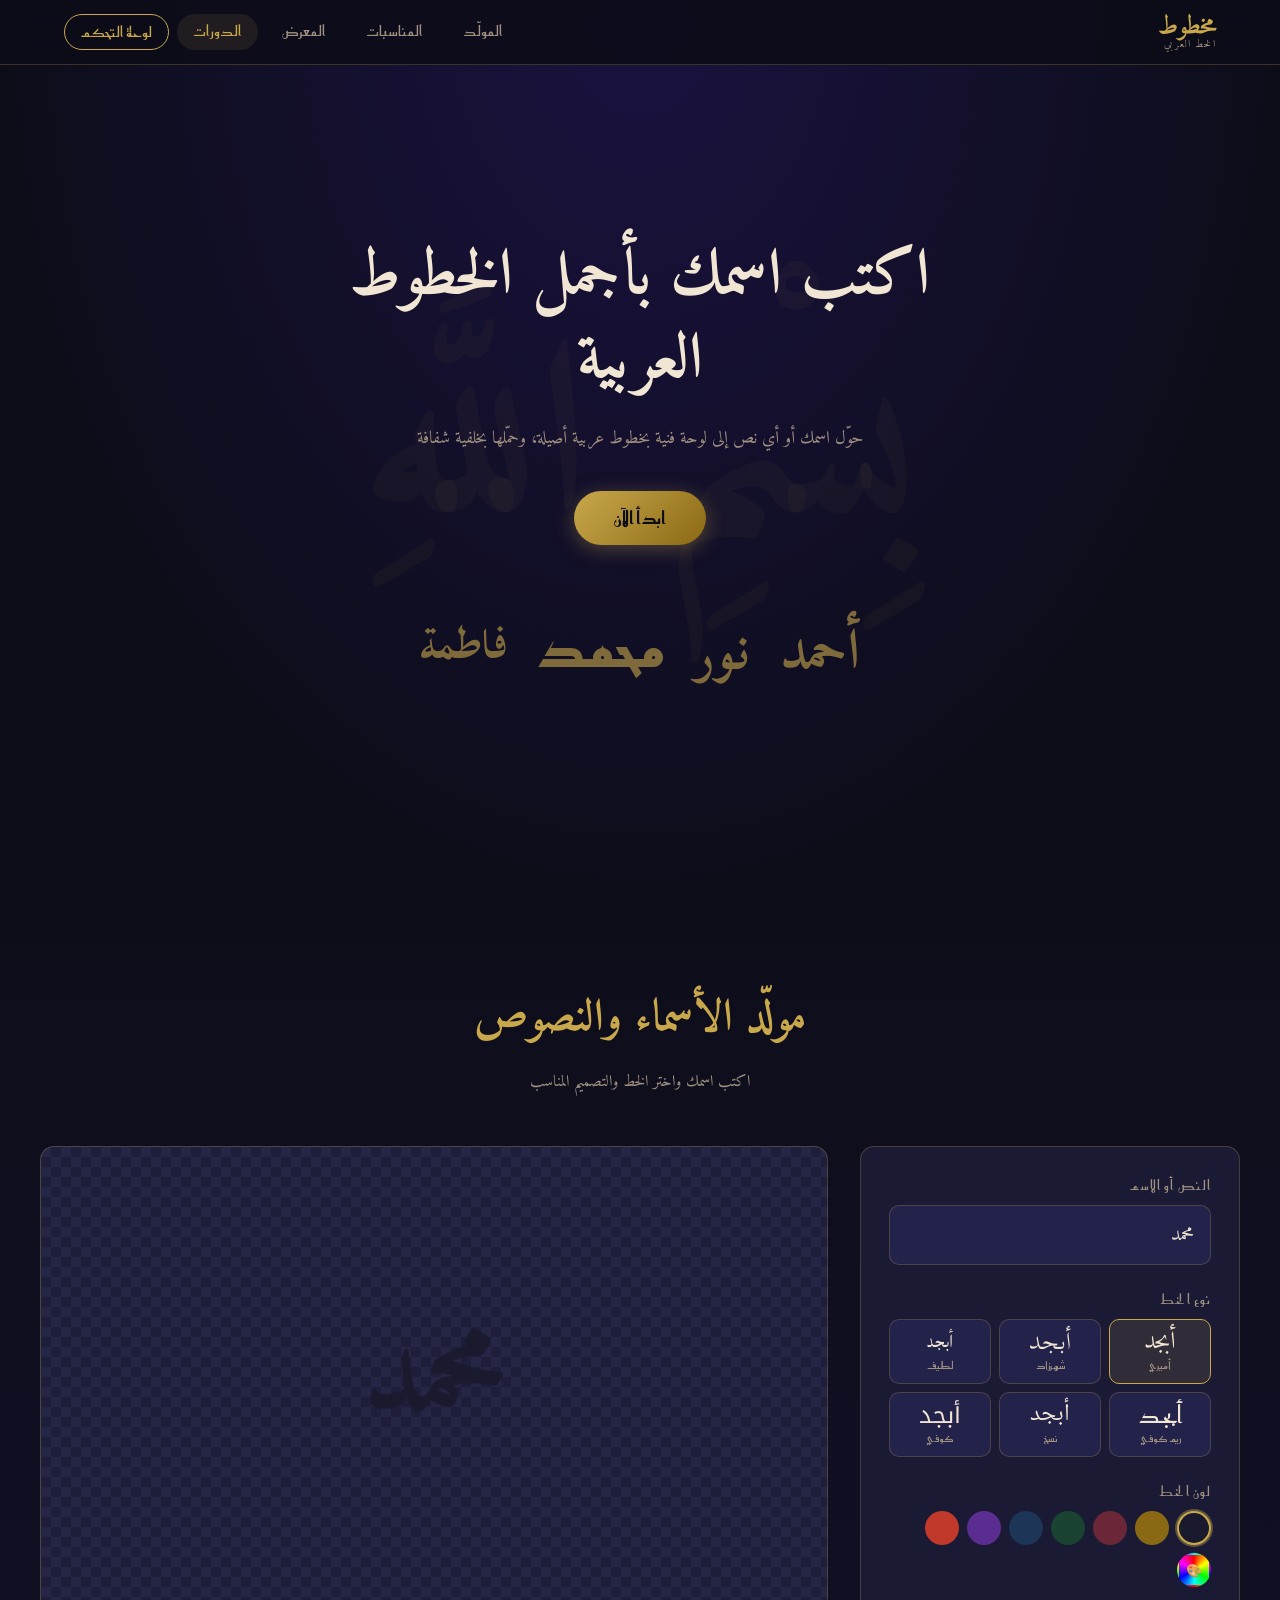
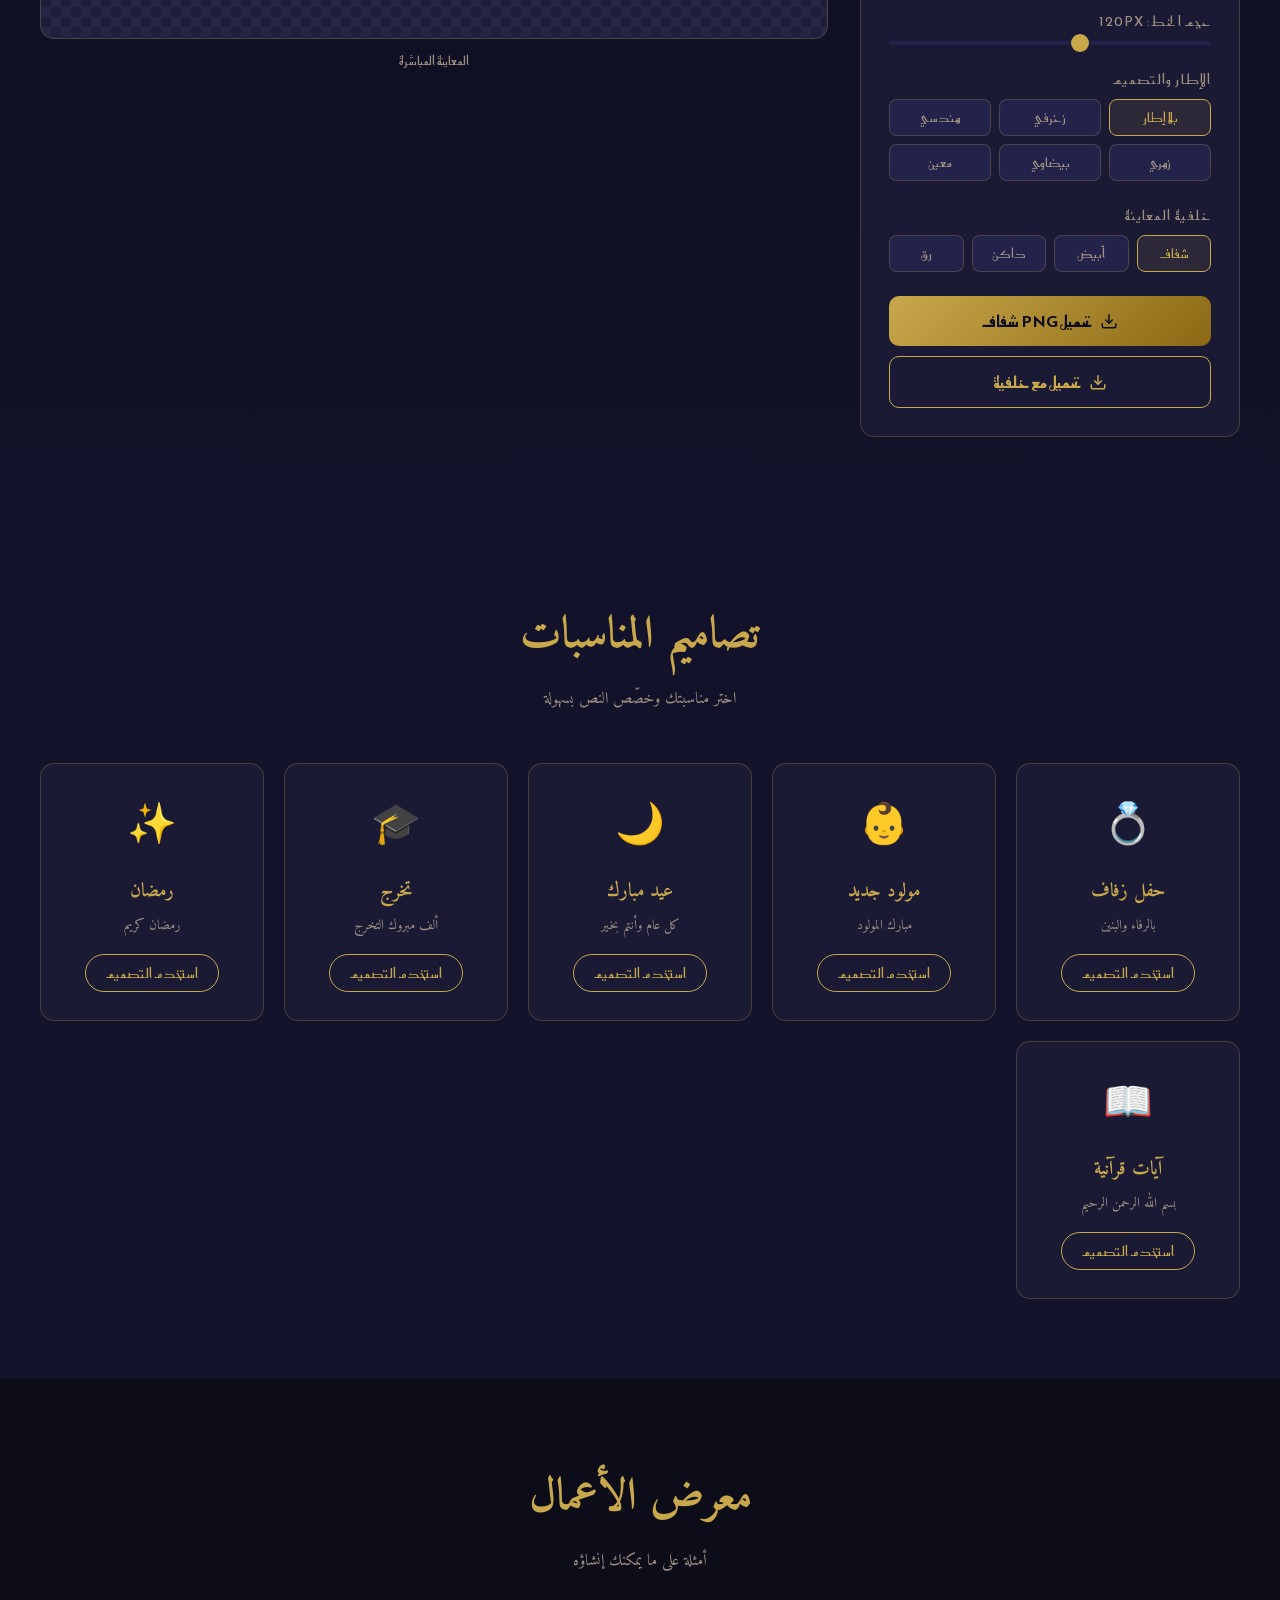
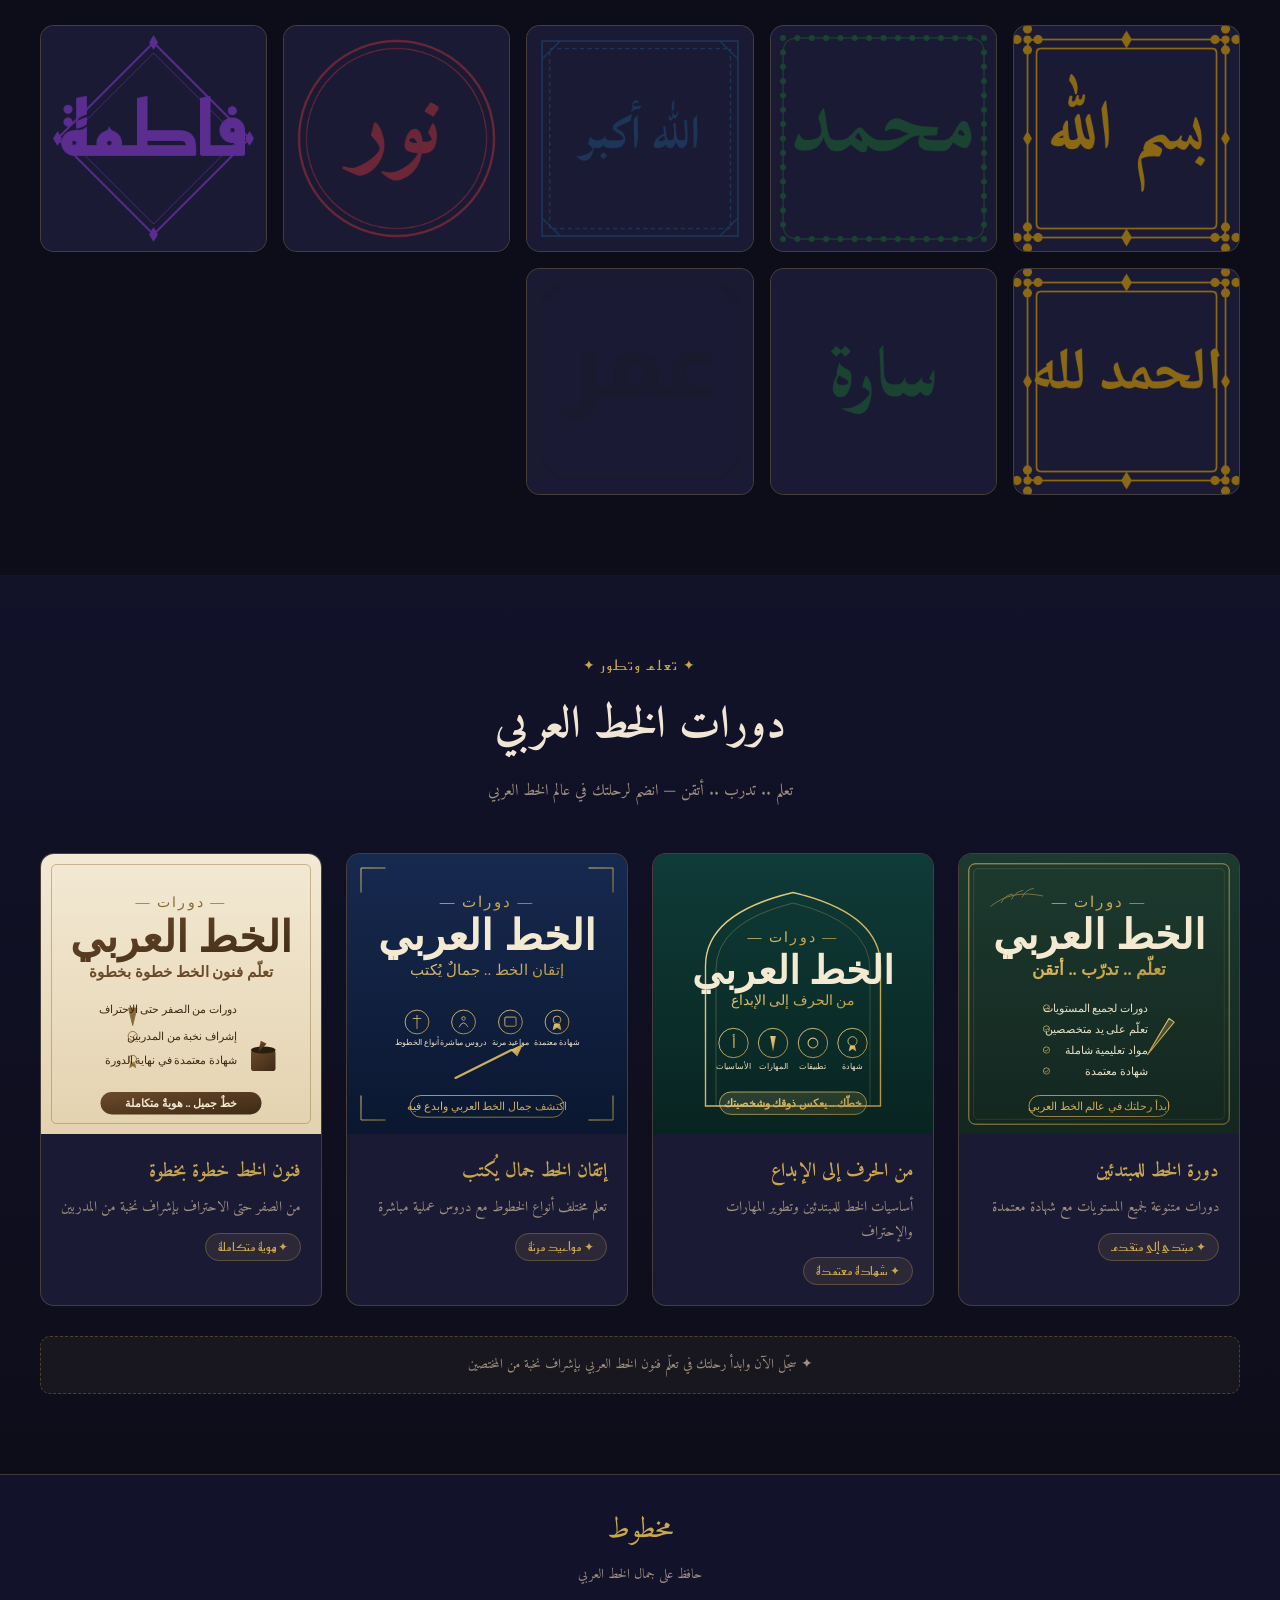
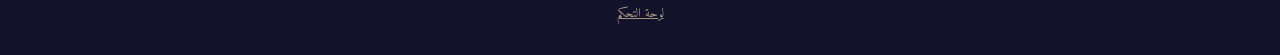
<file: index.html>
<!DOCTYPE html>
<html lang="ar" dir="rtl">
<head>
  <meta charset="UTF-8" />
  <meta name="viewport" content="width=device-width, initial-scale=1.0" />
  <title>مخطوط – الخط العربي والمخطوطات</title>
  <link rel="preconnect" href="https://fonts.googleapis.com" />
  <link rel="preconnect" href="https://fonts.gstatic.com" crossorigin />
  <link href="https://fonts.googleapis.com/css2?family=Amiri:ital,wght@0,400;0,700;1,400&family=Scheherazade+New:wght@400;500;600;700&family=Lateef:wght@200;300;400;500;600;700;800&family=Reem+Kufi:wght@400;500;600;700&family=Noto+Naskh+Arabic:wght@400;500;600;700&family=Noto+Kufi+Arabic:wght@400;500;600;700&display=swap" rel="stylesheet" />
  <link rel="stylesheet" href="style.css" />
</head>
<body>
  <!-- Header -->
  <header class="site-header">
    <div class="header-inner">
      <div class="logo">
        <span class="logo-text" id="siteTitleEl">مخطوط</span>
        <span class="logo-sub" id="siteSubEl">الخط العربي</span>
      </div>
      <nav class="nav">
        <a href="#generator" class="nav-link active">المولّد</a>
        <a href="#occasions" class="nav-link">المناسبات</a>
        <a href="#gallery" class="nav-link">المعرض</a>
        <a href="#courses" class="nav-link">الدورات</a>
        <a href="admin.html" class="nav-link nav-admin">لوحة التحكم</a>
      </nav>
    </div>
  </header>

  <!-- Hero -->
  <section class="hero">
    <div class="hero-bg-text">بِسْمِ اللَّهِ</div>
    <div class="hero-content">
      <h1 class="hero-title" id="heroTitleEl">اكتب اسمك بأجمل الخطوط العربية</h1>
      <p class="hero-desc" id="heroDescEl">حوّل اسمك أو أي نص إلى لوحة فنية بخطوط عربية أصيلة، وحمّلها بخلفية شفافة</p>
      <a href="#generator" class="btn-primary">ابدأ الآن</a>
    </div>
    <div class="hero-samples">
      <span class="sample s1">أحمد</span>
      <span class="sample s2">نور</span>
      <span class="sample s3">محمد</span>
      <span class="sample s4">فاطمة</span>
    </div>
  </section>

  <!-- Generator -->
  <section id="generator" class="section generator-section">
    <div class="container">
      <h2 class="section-title">مولّد الأسماء والنصوص</h2>
      <p class="section-sub">اكتب اسمك واختر الخط والتصميم المناسب</p>

      <div class="generator-layout">
        <!-- Controls -->
        <div class="controls-panel">

          <!-- Text Input -->
          <div class="control-group">
            <label>النص أو الاسم</label>
            <input type="text" id="nameInput" placeholder="اكتب اسمك هنا..." value="محمد" maxlength="40" />
          </div>

          <!-- Font Selector -->
          <div class="control-group">
            <label>نوع الخط</label>
            <div class="font-grid" id="fontGrid">
              <button class="font-btn active" data-font="Amiri" data-weight="700">
                <span class="font-preview" style="font-family:'Amiri'">أبجد</span>
                <span class="font-name">أميري</span>
              </button>
              <button class="font-btn" data-font="Scheherazade New" data-weight="700">
                <span class="font-preview" style="font-family:'Scheherazade New'">أبجد</span>
                <span class="font-name">شهرزاد</span>
              </button>
              <button class="font-btn" data-font="Lateef" data-weight="700">
                <span class="font-preview" style="font-family:'Lateef'">أبجد</span>
                <span class="font-name">لطيف</span>
              </button>
              <button class="font-btn" data-font="Reem Kufi" data-weight="700">
                <span class="font-preview" style="font-family:'Reem Kufi'">أبجد</span>
                <span class="font-name">ريم كوفي</span>
              </button>
              <button class="font-btn" data-font="Noto Naskh Arabic" data-weight="700">
                <span class="font-preview" style="font-family:'Noto Naskh Arabic'">أبجد</span>
                <span class="font-name">نسخ</span>
              </button>
              <button class="font-btn" data-font="Noto Kufi Arabic" data-weight="700">
                <span class="font-preview" style="font-family:'Noto Kufi Arabic'">أبجد</span>
                <span class="font-name">كوفي</span>
              </button>
            </div>
          </div>

          <!-- Color -->
          <div class="control-group">
            <label>لون الخط</label>
            <div class="color-palette" id="colorPalette">
              <button class="color-btn active" data-color="#1a1a2e" style="background:#1a1a2e" title="أسود عميق"></button>
              <button class="color-btn" data-color="#8B6914" style="background:#8B6914" title="ذهبي"></button>
              <button class="color-btn" data-color="#6B2737" style="background:#6B2737" title="أحمر عميق"></button>
              <button class="color-btn" data-color="#1B4332" style="background:#1B4332" title="أخضر عميق"></button>
              <button class="color-btn" data-color="#1d3557" style="background:#1d3557" title="أزرق ملكي"></button>
              <button class="color-btn" data-color="#5c2d91" style="background:#5c2d91" title="بنفسجي"></button>
              <button class="color-btn" data-color="#C0392B" style="background:#C0392B" title="أحمر"></button>
              <button class="color-btn custom-color-btn" data-color="#000000" title="اختر لوناً">
                <span>🎨</span>
              </button>
            </div>
            <input type="color" id="customColor" style="display:none" />
          </div>

          <!-- Font Size -->
          <div class="control-group">
            <label>حجم الخط: <span id="sizeLabel">120</span>px</label>
            <input type="range" id="fontSize" min="40" max="240" value="120" class="range-slider" />
          </div>

          <!-- Frame Style -->
          <div class="control-group">
            <label>الإطار والتصميم</label>
            <div class="frame-grid" id="frameGrid">
              <button class="frame-btn active" data-frame="none">بلا إطار</button>
              <button class="frame-btn" data-frame="ornate">زخرفي</button>
              <button class="frame-btn" data-frame="geometric">هندسي</button>
              <button class="frame-btn" data-frame="floral">زهري</button>
              <button class="frame-btn" data-frame="oval">بيضاوي</button>
              <button class="frame-btn" data-frame="diamond">معين</button>
            </div>
          </div>

          <!-- Background for preview -->
          <div class="control-group">
            <label>خلفية المعاينة</label>
            <div class="bg-options">
              <button class="bg-btn active" data-bg="transparent">شفاف</button>
              <button class="bg-btn" data-bg="white">أبيض</button>
              <button class="bg-btn" data-bg="dark">داكن</button>
              <button class="bg-btn" data-bg="parchment">رق</button>
            </div>
          </div>

          <!-- Download Buttons -->
          <div class="download-group">
            <button class="btn-download" id="downloadPNG">
              <svg width="18" height="18" viewBox="0 0 24 24" fill="none" stroke="currentColor" stroke-width="2"><path d="M21 15v4a2 2 0 0 1-2 2H5a2 2 0 0 1-2-2v-4"/><polyline points="7 10 12 15 17 10"/><line x1="12" y1="15" x2="12" y2="3"/></svg>
              تحميل PNG شفاف
            </button>
            <button class="btn-download secondary" id="downloadPNGbg">
              <svg width="18" height="18" viewBox="0 0 24 24" fill="none" stroke="currentColor" stroke-width="2"><path d="M21 15v4a2 2 0 0 1-2 2H5a2 2 0 0 1-2-2v-4"/><polyline points="7 10 12 15 17 10"/><line x1="12" y1="15" x2="12" y2="3"/></svg>
              تحميل مع خلفية
            </button>
          </div>
        </div>

        <!-- Canvas Preview -->
        <div class="preview-panel">
          <div class="preview-wrapper" id="previewWrapper">
            <canvas id="calligraphyCanvas"></canvas>
          </div>
          <p class="preview-hint">المعاينة المباشرة</p>
        </div>
      </div>
    </div>
  </section>

  <!-- Occasions -->
  <section id="occasions" class="section occasions-section">
    <div class="container">
      <h2 class="section-title">تصاميم المناسبات</h2>
      <p class="section-sub">اختر مناسبتك وخصّص النص بسهولة</p>

      <div class="occasions-grid" id="occGrid"></div>
    </div>
  </section>

  <!-- Gallery -->
  <section id="gallery" class="section gallery-section">
    <div class="container">
      <h2 class="section-title">معرض الأعمال</h2>
      <p class="section-sub">أمثلة على ما يمكنك إنشاؤه</p>
      <div class="gallery-grid" id="galleryGrid"></div>
    </div>
  </section>

  <!-- Courses Section -->
  <section id="courses" class="section courses-section">
    <div class="container">
      <div class="sec-head">
        <span class="sec-tag">✦ تعلم وتطور ✦</span>
        <h2 class="sec-title">دورات الخط العربي</h2>
        <p class="sec-sub">تعلم .. تدرب .. أتقن — انضم لرحلتك في عالم الخط العربي</p>
      </div>
      <div class="courses-grid">
        <div class="course-card">
          <div class="course-img-wrap">
            <img src="courses/course1.svg" alt="دورة الخط العربي - تعلم تدرب أتقن" class="course-img" onerror="this.parentElement.classList.add('img-missing')" />
            <div class="course-img-placeholder">
              <span class="cip-icon">🖊</span>
              <span>تعلم .. تدرب .. أتقن</span>
            </div>
          </div>
          <div class="course-info">
            <h3>دورة الخط للمبتدئين</h3>
            <p>دورات متنوعة لجميع المستويات مع شهادة معتمدة</p>
            <span class="course-badge">✦ مبتدئ إلى متقدم</span>
          </div>
        </div>
        <div class="course-card">
          <div class="course-img-wrap">
            <img src="courses/course2.svg" alt="دورة الخط العربي - من الحرف إلى الإبداع" class="course-img" onerror="this.parentElement.classList.add('img-missing')" />
            <div class="course-img-placeholder">
              <span class="cip-icon">✒</span>
              <span>من الحرف إلى الإبداع</span>
            </div>
          </div>
          <div class="course-info">
            <h3>من الحرف إلى الإبداع</h3>
            <p>أساسيات الخط للمبتدئين وتطوير المهارات والإحتراف</p>
            <span class="course-badge">✦ شهادة معتمدة</span>
          </div>
        </div>
        <div class="course-card">
          <div class="course-img-wrap">
            <img src="courses/course3.svg" alt="دورة الخط العربي - إتقان الخط جمال يُكتب" class="course-img" onerror="this.parentElement.classList.add('img-missing')" />
            <div class="course-img-placeholder">
              <span class="cip-icon">🖋</span>
              <span>إتقان الخط .. جمال يُكتب</span>
            </div>
          </div>
          <div class="course-info">
            <h3>إتقان الخط جمال يُكتب</h3>
            <p>تعلم مختلف أنواع الخطوط مع دروس عملية مباشرة</p>
            <span class="course-badge">✦ مواعيد مرنة</span>
          </div>
        </div>
        <div class="course-card">
          <div class="course-img-wrap">
            <img src="courses/course4.svg" alt="دورة الخط العربي - خطوة بخطوة" class="course-img" onerror="this.parentElement.classList.add('img-missing')" />
            <div class="course-img-placeholder">
              <span class="cip-icon">📜</span>
              <span>خطوة بخطوة</span>
            </div>
          </div>
          <div class="course-info">
            <h3>فنون الخط خطوة بخطوة</h3>
            <p>من الصفر حتى الاحتراف بإشراف نخبة من المدربين</p>
            <span class="course-badge">✦ هوية متكاملة</span>
          </div>
        </div>
      </div>
      <div class="courses-note">
        <p>✦ سجّل الآن وابدأ رحلتك في تعلّم فنون الخط العربي بإشراف نخبة من المختصين</p>
      </div>
    </div>
  </section>

  <!-- Footer -->
  <footer class="site-footer">
    <div class="footer-inner">
      <span class="footer-logo" id="footerLogoEl">مخطوط</span>
      <p id="footerDescEl">حافظ على جمال الخط العربي</p>
      <a href="admin.html" class="footer-admin-link">لوحة التحكم</a>
    </div>
  </footer>

  <!-- Toast -->
  <div class="toast" id="toast"></div>

  <script src="app.js"></script>
</body>
</html>
</file>
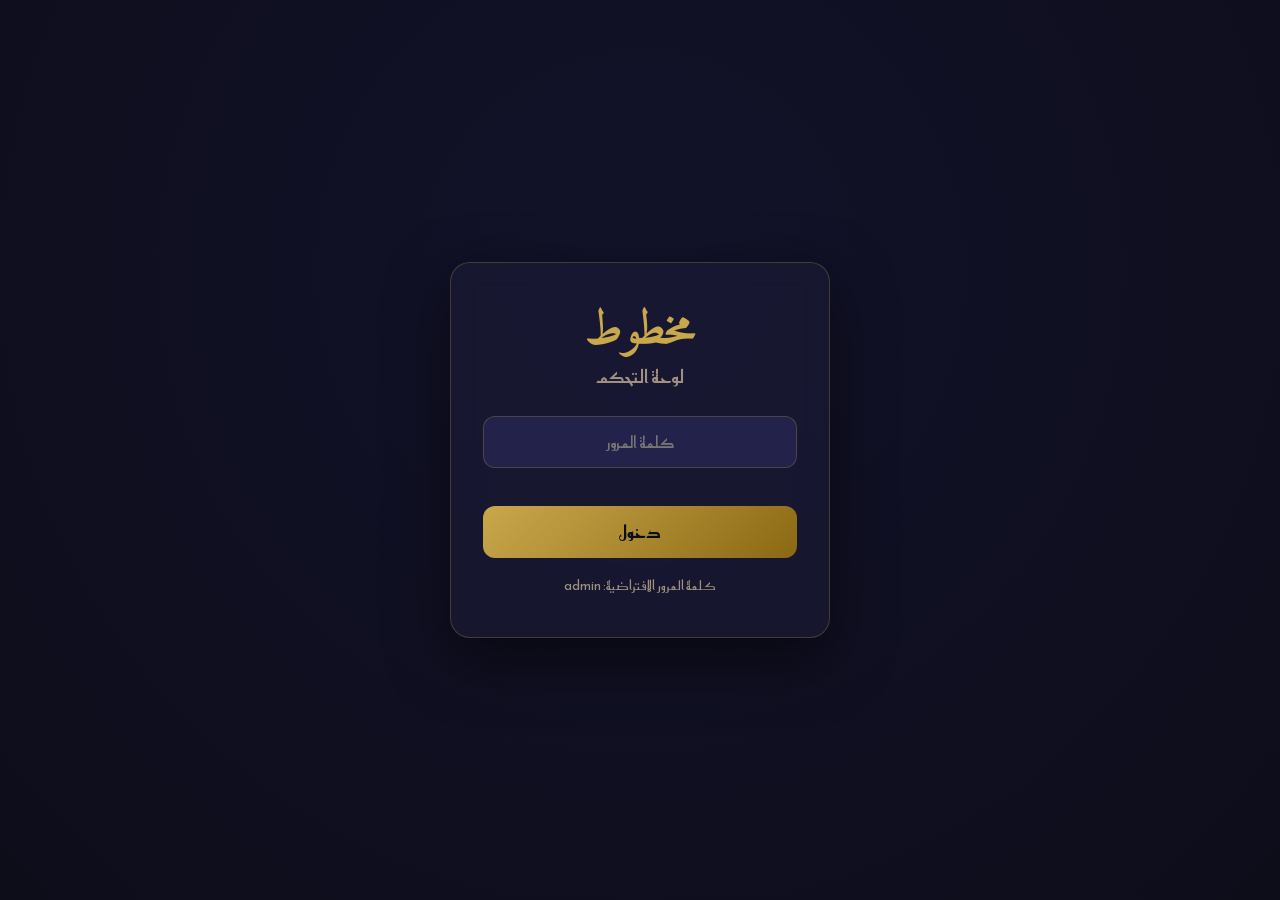
<file: admin.html>
<!DOCTYPE html>
<html lang="ar" dir="rtl">
<head>
  <meta charset="UTF-8" />
  <meta name="viewport" content="width=device-width, initial-scale=1.0" />
  <title>مخطوط — لوحة التحكم</title>
  <link href="https://fonts.googleapis.com/css2?family=Amiri:wght@400;700&family=Reem+Kufi:wght@400;500;600;700&family=Scheherazade+New:wght@400;700&family=Lateef&family=Noto+Naskh+Arabic:wght@400;700&family=Noto+Kufi+Arabic:wght@400;700&display=swap" rel="stylesheet" />
  <link rel="stylesheet" href="admin.css" />
</head>
<body>

  <!-- ===================== LOGIN SCREEN ===================== -->
  <div id="loginScreen" class="login-screen">
    <div class="login-box">
      <div class="login-logo">مخطوط</div>
      <div class="login-sub">لوحة التحكم</div>
      <input type="password" id="passInput" class="login-input" placeholder="كلمة المرور" />
      <div id="loginError" class="login-error"></div>
      <button id="loginBtn" class="btn-login">دخول</button>
      <div class="login-hint">كلمة المرور الافتراضية: admin</div>
    </div>
  </div>

  <!-- ===================== ADMIN APP ===================== -->
  <div id="adminApp" class="admin-app" style="display:none">

    <!-- Sidebar -->
    <aside class="sidebar">
      <div class="sidebar-brand">
        <span class="brand-title">مخطوط</span>
        <span class="brand-sub">لوحة التحكم</span>
      </div>
      <nav class="sidebar-nav">
        <a href="#" class="snav-item" data-panel="dashboard">الرئيسية</a>
        <a href="#" class="snav-item" data-panel="gallery">المعرض</a>
        <a href="#" class="snav-item" data-panel="occasions">المناسبات</a>
        <a href="#" class="snav-item" data-panel="settings">إعدادات الموقع</a>
        <a href="#" class="snav-item" data-panel="security">الأمان</a>
      </nav>
      <div class="sidebar-footer">
        <a href="index.html" class="sidebar-link">← زيارة الموقع</a>
        <button id="logoutBtn" class="btn-logout">تسجيل الخروج</button>
      </div>
    </aside>

    <!-- Main -->
    <main class="admin-main">
      <header class="topbar">
        <button id="sidebarToggle" class="sidebar-toggle" aria-label="القائمة">☰</button>
        <h1 id="adminPageTitle" class="topbar-title">الرئيسية</h1>
        <a href="index.html" target="_blank" class="topbar-link">عرض الموقع ↗</a>
      </header>

      <div class="panels-wrap">

        <!-- DASHBOARD -->
        <section class="admin-panel" id="panel-dashboard">
          <div class="stat-cards">
            <div class="stat-card stat-gold">
              <div class="stat-num" id="statGallery">0</div>
              <div class="stat-label">أعمال المعرض</div>
            </div>
            <div class="stat-card stat-green">
              <div class="stat-num" id="statOccasions">0</div>
              <div class="stat-label">المناسبات</div>
            </div>
            <div class="stat-card stat-blue">
              <div class="stat-num">6</div>
              <div class="stat-label">الخطوط</div>
            </div>
            <div class="stat-card stat-purple">
              <div class="stat-num">6</div>
              <div class="stat-label">الإطارات</div>
            </div>
          </div>
          <h2 class="section-heading">إجراءات سريعة</h2>
          <div class="quick-actions">
            <button class="quick-btn" onclick="showPanel('gallery')">إدارة المعرض</button>
            <button class="quick-btn" onclick="showPanel('occasions')">إدارة المناسبات</button>
            <button class="quick-btn" onclick="showPanel('settings')">إعدادات الموقع</button>
            <button class="quick-btn quick-danger" onclick="resetAllData()">إعادة تعيين البيانات</button>
          </div>
        </section>

        <!-- GALLERY -->
        <section class="admin-panel" id="panel-gallery">
          <div class="panel-header">
            <h2>إدارة المعرض</h2>
            <button id="addGalleryBtn" class="btn-add">+ إضافة عمل</button>
          </div>

          <div id="galleryForm" class="item-form" style="display:none">
            <h3 id="formTitle">إضافة عمل جديد</h3>
            <div class="form-grid">
              <label>النص
                <input type="text" id="gfText" placeholder="أدخل النص" />
              </label>
              <label>الخط
                <select id="gfFont">
                  <option value="Amiri">أميري</option>
                  <option value="Scheherazade New">شهرزاد</option>
                  <option value="Lateef">لطيف</option>
                  <option value="Reem Kufi">ريم كوفي</option>
                  <option value="Noto Naskh Arabic">نسخ</option>
                  <option value="Noto Kufi Arabic">كوفي</option>
                </select>
              </label>
              <label>اللون
                <input type="color" id="gfColor" value="#8B6914" />
              </label>
              <label>الإطار
                <select id="gfFrame">
                  <option value="none">بلا إطار</option>
                  <option value="ornate">زخرفي</option>
                  <option value="geometric">هندسي</option>
                  <option value="floral">زهري</option>
                  <option value="oval">بيضاوي</option>
                  <option value="diamond">معين</option>
                </select>
              </label>
              <label>الحجم
                <input type="range" id="gfSize" min="40" max="200" value="90" />
                <span id="gfSizeLabel">90px</span>
              </label>
              <div class="form-preview">
                <canvas id="gfCanvas" width="200" height="200"></canvas>
              </div>
            </div>
            <div class="form-actions">
              <button id="saveGalleryBtn" class="btn-save">حفظ</button>
              <button id="cancelGalleryBtn" class="btn-cancel">إلغاء</button>
            </div>
          </div>

          <table id="galleryTable" class="data-table">
            <thead>
              <tr>
                <th>معاينة</th>
                <th>النص</th>
                <th>الخط</th>
                <th>الإطار</th>
                <th>الحجم</th>
                <th>الإجراءات</th>
              </tr>
            </thead>
            <tbody id="galleryTbody"></tbody>
          </table>
        </section>

        <!-- OCCASIONS -->
        <section class="admin-panel" id="panel-occasions">
          <div class="panel-header">
            <h2>إدارة المناسبات</h2>
          </div>
          <div id="occasionsEditor" class="occasions-editor"></div>
        </section>

        <!-- SETTINGS -->
        <section class="admin-panel" id="panel-settings">
          <div class="panel-header">
            <h2>إعدادات الموقع</h2>
          </div>
          <div class="settings-form">
            <label>عنوان الموقع
              <input type="text" id="sfTitle" />
            </label>
            <label>العنوان الفرعي
              <input type="text" id="sfSub" />
            </label>
            <label>عنوان القسم الرئيسي
              <input type="text" id="sfHeroTitle" />
            </label>
            <label>وصف القسم الرئيسي
              <textarea id="sfHeroDesc" rows="3"></textarea>
            </label>
            <label>وصف التذييل
              <input type="text" id="sfFooterDesc" />
            </label>
            <button id="saveSettingsBtn" class="btn-save-settings">حفظ الإعدادات</button>
          </div>
        </section>

        <!-- SECURITY -->
        <section class="admin-panel" id="panel-security">
          <div class="panel-header">
            <h2>الأمان</h2>
          </div>
          <div class="settings-form">
            <label>كلمة المرور الحالية
              <input type="password" id="oldPass" />
            </label>
            <label>كلمة المرور الجديدة
              <input type="password" id="newPass" />
            </label>
            <label>تأكيد كلمة المرور
              <input type="password" id="confirmPass" />
            </label>
            <div id="passMsg" class="pass-msg"></div>
            <button id="changePassBtn" class="btn-save-settings">تغيير كلمة المرور</button>
          </div>
        </section>

      </div>
    </main>
  </div>

  <div id="adminToast" class="admin-toast"></div>

  <script src="admin.js"></script>
</body>
</html>
</file>
<file: style.css>
/* ========================
   RESET & BASE
======================== */
*, *::before, *::after { box-sizing: border-box; margin: 0; padding: 0; }

:root {
  --gold: #c9a84c;
  --gold-light: #e8c96a;
  --gold-dark: #8B6914;
  --deep: #0d0d1a;
  --deep2: #12122a;
  --surface: #1a1a35;
  --surface2: #22224a;
  --text: #f0e6d3;
  --text-muted: #a09080;
  --border: rgba(201,168,76,0.25);
  --radius: 14px;
  --shadow: 0 8px 32px rgba(0,0,0,0.5);
}

html { scroll-behavior: smooth; }

body {
  font-family: 'Amiri', 'Segoe UI', sans-serif;
  background: var(--deep);
  color: var(--text);
  direction: rtl;
  overflow-x: hidden;
}

a { text-decoration: none; color: inherit; }

/* ========================
   HEADER
======================== */
.site-header {
  position: fixed;
  top: 0; left: 0; right: 0;
  z-index: 100;
  background: rgba(13,13,26,0.92);
  backdrop-filter: blur(12px);
  border-bottom: 1px solid var(--border);
}

.header-inner {
  max-width: 1200px;
  margin: 0 auto;
  padding: 0 24px;
  height: 64px;
  display: flex;
  align-items: center;
  justify-content: space-between;
}

.logo {
  display: flex;
  flex-direction: column;
  line-height: 1;
}

.logo-text {
  font-family: 'Amiri', serif;
  font-size: 1.6rem;
  font-weight: 700;
  color: var(--gold);
  letter-spacing: 0;
}

.logo-sub {
  font-size: 0.65rem;
  color: var(--text-muted);
  letter-spacing: 0.1em;
}

.nav { display: flex; gap: 8px; }

.nav-link {
  padding: 6px 16px;
  border-radius: 20px;
  font-size: 0.9rem;
  color: var(--text-muted);
  transition: all 0.2s;
  font-family: 'Reem Kufi', sans-serif;
}

.nav-link:hover, .nav-link.active {
  color: var(--gold);
  background: rgba(201,168,76,0.1);
}

/* ========================
   HERO
======================== */
.hero {
  min-height: 100vh;
  display: flex;
  flex-direction: column;
  align-items: center;
  justify-content: center;
  position: relative;
  overflow: hidden;
  padding: 100px 24px 60px;
  background: radial-gradient(ellipse at 50% 0%, #1a1240 0%, var(--deep) 70%);
}

.hero-bg-text {
  position: absolute;
  top: 50%;
  left: 50%;
  transform: translate(-50%, -50%);
  font-family: 'Amiri', serif;
  font-size: clamp(80px, 20vw, 240px);
  font-weight: 700;
  color: rgba(201,168,76,0.04);
  pointer-events: none;
  white-space: nowrap;
  user-select: none;
}

.hero-content {
  text-align: center;
  position: relative;
  z-index: 2;
  max-width: 700px;
}

.hero-title {
  font-family: 'Amiri', serif;
  font-size: clamp(2rem, 6vw, 4rem);
  font-weight: 700;
  line-height: 1.3;
  color: var(--text);
  margin-bottom: 20px;
}

.hero-title br { display: block; }

.hero-desc {
  font-size: 1.1rem;
  color: var(--text-muted);
  margin-bottom: 36px;
  line-height: 1.8;
}

.btn-primary {
  display: inline-block;
  padding: 14px 40px;
  background: linear-gradient(135deg, var(--gold) 0%, var(--gold-dark) 100%);
  color: #0d0d1a;
  border-radius: 30px;
  font-family: 'Reem Kufi', sans-serif;
  font-size: 1.1rem;
  font-weight: 700;
  transition: all 0.3s;
  box-shadow: 0 4px 20px rgba(201,168,76,0.35);
}

.btn-primary:hover {
  transform: translateY(-2px);
  box-shadow: 0 8px 30px rgba(201,168,76,0.5);
}

.hero-samples {
  display: flex;
  gap: 30px;
  margin-top: 60px;
  flex-wrap: wrap;
  justify-content: center;
  position: relative;
  z-index: 2;
}

.sample {
  font-family: 'Amiri', serif;
  font-size: clamp(2rem, 5vw, 3.5rem);
  font-weight: 700;
  color: var(--gold);
  opacity: 0.6;
  animation: float 4s ease-in-out infinite;
}

.sample.s1 { animation-delay: 0s; font-family: 'Amiri', serif; }
.sample.s2 { animation-delay: 0.8s; font-family: 'Scheherazade New', serif; font-size: 3rem; }
.sample.s3 { animation-delay: 1.6s; font-family: 'Reem Kufi', sans-serif; }
.sample.s4 { animation-delay: 2.4s; font-family: 'Lateef', serif; }

@keyframes float {
  0%, 100% { transform: translateY(0); opacity: 0.6; }
  50% { transform: translateY(-12px); opacity: 0.9; }
}

/* ========================
   SECTIONS
======================== */
.section { padding: 80px 24px; }

.container { max-width: 1200px; margin: 0 auto; }

.section-title {
  font-family: 'Amiri', serif;
  font-size: clamp(1.8rem, 4vw, 2.8rem);
  font-weight: 700;
  text-align: center;
  color: var(--gold);
  margin-bottom: 10px;
}

.section-sub {
  text-align: center;
  color: var(--text-muted);
  margin-bottom: 50px;
  font-size: 1rem;
}

/* ========================
   GENERATOR
======================== */
.generator-section {
  background: linear-gradient(180deg, var(--deep) 0%, var(--deep2) 100%);
}

.generator-layout {
  display: grid;
  grid-template-columns: 380px 1fr;
  gap: 32px;
  align-items: start;
}

@media (max-width: 900px) {
  .generator-layout { grid-template-columns: 1fr; }
}

/* Controls Panel */
.controls-panel {
  background: var(--surface);
  border: 1px solid var(--border);
  border-radius: var(--radius);
  padding: 28px;
  display: flex;
  flex-direction: column;
  gap: 24px;
}

.control-group { display: flex; flex-direction: column; gap: 10px; }

.control-group label {
  font-family: 'Reem Kufi', sans-serif;
  font-size: 0.85rem;
  color: var(--text-muted);
  text-transform: uppercase;
  letter-spacing: 0.08em;
}

.control-group input[type="text"] {
  width: 100%;
  padding: 12px 16px;
  background: var(--surface2);
  border: 1px solid var(--border);
  border-radius: 10px;
  color: var(--text);
  font-family: 'Amiri', serif;
  font-size: 1.2rem;
  text-align: right;
  direction: rtl;
  outline: none;
  transition: border-color 0.2s;
}

.control-group input[type="text"]:focus {
  border-color: var(--gold);
}

/* Font Grid */
.font-grid {
  display: grid;
  grid-template-columns: repeat(3, 1fr);
  gap: 8px;
}

.font-btn {
  background: var(--surface2);
  border: 1px solid var(--border);
  border-radius: 10px;
  padding: 10px 6px;
  cursor: pointer;
  transition: all 0.2s;
  display: flex;
  flex-direction: column;
  align-items: center;
  gap: 4px;
}

.font-btn:hover { border-color: var(--gold); }

.font-btn.active {
  border-color: var(--gold);
  background: rgba(201,168,76,0.12);
}

.font-preview {
  font-size: 1.5rem;
  color: var(--text);
  line-height: 1;
}

.font-name {
  font-size: 0.65rem;
  color: var(--text-muted);
  font-family: 'Reem Kufi', sans-serif;
}

/* Color Palette */
.color-palette {
  display: flex;
  gap: 8px;
  flex-wrap: wrap;
}

.color-btn {
  width: 34px;
  height: 34px;
  border-radius: 50%;
  border: 2px solid transparent;
  cursor: pointer;
  transition: all 0.2s;
  display: flex;
  align-items: center;
  justify-content: center;
}

.color-btn:hover { transform: scale(1.15); }

.color-btn.active {
  border-color: var(--gold);
  box-shadow: 0 0 0 2px rgba(201,168,76,0.4);
}

.custom-color-btn {
  background: conic-gradient(red, yellow, lime, cyan, blue, magenta, red) !important;
  font-size: 0.8rem;
}

/* Range Slider */
.range-slider {
  -webkit-appearance: none;
  width: 100%;
  height: 4px;
  background: var(--surface2);
  border-radius: 2px;
  outline: none;
}

.range-slider::-webkit-slider-thumb {
  -webkit-appearance: none;
  width: 18px;
  height: 18px;
  border-radius: 50%;
  background: var(--gold);
  cursor: pointer;
}

/* Frame Grid */
.frame-grid {
  display: grid;
  grid-template-columns: repeat(3, 1fr);
  gap: 8px;
}

.frame-btn {
  background: var(--surface2);
  border: 1px solid var(--border);
  border-radius: 8px;
  padding: 8px 4px;
  color: var(--text-muted);
  font-family: 'Reem Kufi', sans-serif;
  font-size: 0.8rem;
  cursor: pointer;
  transition: all 0.2s;
}

.frame-btn:hover { border-color: var(--gold); color: var(--gold); }

.frame-btn.active {
  border-color: var(--gold);
  color: var(--gold);
  background: rgba(201,168,76,0.1);
}

/* BG Options */
.bg-options {
  display: flex;
  gap: 8px;
}

.bg-btn {
  flex: 1;
  padding: 8px;
  border-radius: 8px;
  border: 1px solid var(--border);
  background: var(--surface2);
  color: var(--text-muted);
  font-family: 'Reem Kufi', sans-serif;
  font-size: 0.8rem;
  cursor: pointer;
  transition: all 0.2s;
}

.bg-btn:hover { border-color: var(--gold); color: var(--gold); }

.bg-btn.active {
  border-color: var(--gold);
  color: var(--gold);
  background: rgba(201,168,76,0.1);
}

/* Download Buttons */
.download-group { display: flex; gap: 10px; flex-direction: column; }

.btn-download {
  width: 100%;
  padding: 13px;
  border-radius: 10px;
  border: none;
  background: linear-gradient(135deg, var(--gold), var(--gold-dark));
  color: #0d0d1a;
  font-family: 'Reem Kufi', sans-serif;
  font-size: 1rem;
  font-weight: 700;
  cursor: pointer;
  display: flex;
  align-items: center;
  justify-content: center;
  gap: 8px;
  transition: all 0.2s;
}

.btn-download:hover { filter: brightness(1.1); transform: translateY(-1px); }

.btn-download.secondary {
  background: transparent;
  border: 1px solid var(--gold);
  color: var(--gold);
}

.btn-download.secondary:hover {
  background: rgba(201,168,76,0.1);
  filter: none;
}

/* Preview Panel */
.preview-panel {
  display: flex;
  flex-direction: column;
  align-items: center;
  gap: 12px;
  position: sticky;
  top: 90px;
}

.preview-wrapper {
  width: 100%;
  border-radius: var(--radius);
  overflow: hidden;
  border: 1px solid var(--border);
  background: repeating-conic-gradient(#1e1e3a 0% 25%, #252545 0% 50%) 0 0 / 20px 20px;
  display: flex;
  align-items: center;
  justify-content: center;
  min-height: 300px;
}

.preview-wrapper canvas {
  max-width: 100%;
  height: auto;
  display: block;
}

.preview-hint {
  font-size: 0.78rem;
  color: var(--text-muted);
  font-family: 'Reem Kufi', sans-serif;
}

/* ========================
   OCCASIONS
======================== */
.occasions-section {
  background: var(--deep2);
}

.occasions-grid {
  display: grid;
  grid-template-columns: repeat(auto-fill, minmax(220px, 1fr));
  gap: 20px;
}

.occasion-card {
  background: var(--surface);
  border: 1px solid var(--border);
  border-radius: var(--radius);
  padding: 28px 20px;
  text-align: center;
  transition: all 0.3s;
  cursor: pointer;
}

.occasion-card:hover {
  border-color: var(--gold);
  transform: translateY(-4px);
  box-shadow: 0 12px 40px rgba(201,168,76,0.15);
}

.occasion-icon {
  font-size: 2.5rem;
  margin-bottom: 12px;
}

.occasion-card h3 {
  font-family: 'Amiri', serif;
  font-size: 1.2rem;
  color: var(--gold);
  margin-bottom: 6px;
}

.occasion-card p {
  font-size: 0.85rem;
  color: var(--text-muted);
  margin-bottom: 16px;
  font-family: 'Amiri', serif;
}

.btn-occasion {
  padding: 8px 20px;
  border-radius: 20px;
  border: 1px solid var(--gold);
  background: transparent;
  color: var(--gold);
  font-family: 'Reem Kufi', sans-serif;
  font-size: 0.85rem;
  cursor: pointer;
  transition: all 0.2s;
}

.btn-occasion:hover {
  background: var(--gold);
  color: var(--deep);
}

/* ========================
   GALLERY
======================== */
.gallery-section {
  background: var(--deep);
}

.gallery-grid {
  display: grid;
  grid-template-columns: repeat(auto-fill, minmax(200px, 1fr));
  gap: 16px;
}

.gallery-item {
  border-radius: var(--radius);
  overflow: hidden;
  border: 1px solid var(--border);
  background: var(--surface);
  aspect-ratio: 1;
  display: flex;
  align-items: center;
  justify-content: center;
  cursor: pointer;
  transition: all 0.3s;
  position: relative;
}

.gallery-item:hover {
  border-color: var(--gold);
  transform: scale(1.02);
}

.gallery-item canvas {
  width: 100%;
  height: 100%;
  object-fit: contain;
}

/* ========================
   FOOTER
======================== */
.site-footer {
  background: var(--deep2);
  border-top: 1px solid var(--border);
  padding: 30px 24px;
}

.footer-inner {
  max-width: 1200px;
  margin: 0 auto;
  text-align: center;
  display: flex;
  flex-direction: column;
  gap: 8px;
}

.footer-logo {
  font-family: 'Amiri', serif;
  font-size: 1.8rem;
  color: var(--gold);
}

.site-footer p {
  color: var(--text-muted);
  font-size: 0.85rem;
}

/* ========================
   TOAST
======================== */
.toast {
  position: fixed;
  bottom: 30px;
  left: 50%;
  transform: translateX(-50%) translateY(80px);
  background: var(--gold);
  color: var(--deep);
  padding: 12px 28px;
  border-radius: 30px;
  font-family: 'Reem Kufi', sans-serif;
  font-size: 0.95rem;
  font-weight: 700;
  opacity: 0;
  transition: all 0.35s cubic-bezier(0.34,1.56,0.64,1);
  pointer-events: none;
  z-index: 999;
}

.toast.show {
  opacity: 1;
  transform: translateX(-50%) translateY(0);
}

/* ========================
   SCROLLBAR
======================== */
::-webkit-scrollbar { width: 6px; }
::-webkit-scrollbar-track { background: var(--deep); }
::-webkit-scrollbar-thumb { background: var(--surface2); border-radius: 3px; }
::-webkit-scrollbar-thumb:hover { background: var(--gold-dark); }

/* ========================
   RESPONSIVE
======================== */
@media (max-width: 600px) {
  .nav-link { padding: 5px 10px; font-size: 0.8rem; }
  .font-grid { grid-template-columns: repeat(2, 1fr); }
  .frame-grid { grid-template-columns: repeat(2, 1fr); }
  .hero-samples { gap: 16px; }
}

/* ========================
   COURSES SECTION
======================== */
.courses-section {
  background: linear-gradient(180deg, var(--deep2) 0%, var(--deep) 100%);
}

.courses-grid {
  display: grid;
  grid-template-columns: repeat(auto-fill, minmax(260px, 1fr));
  gap: 24px;
}

.course-card {
  background: var(--surface);
  border: 1px solid var(--border);
  border-radius: var(--radius);
  overflow: hidden;
  transition: all 0.3s;
  cursor: pointer;
}

.course-card:hover {
  border-color: var(--gold);
  transform: translateY(-6px);
  box-shadow: 0 16px 48px rgba(201,168,76,0.2);
}

.course-img-wrap {
  position: relative;
  aspect-ratio: 1;
  overflow: hidden;
  background: var(--surface2);
}

.course-img {
  width: 100%;
  height: 100%;
  object-fit: cover;
  display: block;
  transition: transform 0.4s;
}

.course-card:hover .course-img {
  transform: scale(1.05);
}

.course-img-placeholder {
  position: absolute;
  inset: 0;
  display: none;
  flex-direction: column;
  align-items: center;
  justify-content: center;
  gap: 12px;
  background: var(--surface2);
  color: var(--text-muted);
  font-family: 'Amiri', serif;
  font-size: 1rem;
  text-align: center;
  padding: 20px;
}

.cip-icon {
  font-size: 3rem;
}

.img-missing .course-img {
  display: none;
}

.img-missing .course-img-placeholder {
  display: flex;
}

.course-info {
  padding: 20px;
}

.course-info h3 {
  font-family: 'Amiri', serif;
  font-size: 1.2rem;
  color: var(--gold);
  margin-bottom: 8px;
}

.course-info p {
  font-size: 0.9rem;
  color: var(--text-muted);
  line-height: 1.7;
  margin-bottom: 12px;
}

.course-badge {
  font-family: 'Reem Kufi', sans-serif;
  font-size: 0.75rem;
  color: var(--gold);
  background: rgba(201,168,76,0.1);
  border: 1px solid rgba(201,168,76,0.3);
  padding: 4px 12px;
  border-radius: 20px;
}

.courses-note {
  margin-top: 30px;
  padding: 16px 20px;
  background: rgba(201,168,76,0.06);
  border: 1px dashed rgba(201,168,76,0.3);
  border-radius: 10px;
  text-align: center;
}

.courses-note p {
  color: var(--text-muted);
  font-size: 0.85rem;
}

.courses-note code {
  color: var(--gold);
  background: rgba(201,168,76,0.1);
  padding: 2px 6px;
  border-radius: 4px;
  font-family: monospace;
  direction: ltr;
  display: inline-block;
}

.sec-head {
  text-align: center;
  margin-bottom: 48px;
}

.sec-tag {
  font-family: 'Reem Kufi', sans-serif;
  font-size: 0.85rem;
  color: var(--gold);
  letter-spacing: 2px;
  display: block;
  margin-bottom: 12px;
}

.sec-title {
  font-family: 'Amiri', serif;
  font-size: clamp(1.8rem, 4vw, 2.8rem);
  color: var(--text);
  margin-bottom: 12px;
}

.sec-sub {
  color: var(--text-muted);
  font-size: 1rem;
}

/* ========================
   ADMIN LINK + EXTRAS
======================== */
.nav-admin {
  border: 1px solid var(--gold);
  color: var(--gold);
}
.nav-admin:hover {
  background: var(--gold);
  color: var(--deep);
}
.footer-admin-link {
  margin-top: 8px;
  font-size: 0.8rem;
  color: var(--text-muted);
  text-decoration: underline;
  transition: color 0.2s;
}
.footer-admin-link:hover { color: var(--gold); }
</file>
<file: admin.css>
/* ==========================================================================
   مخطوط — Admin Dashboard Styles
   ========================================================================== */

:root{
  --gold:#c9a84c;
  --gold-dark:#8B6914;
  --deep:#0d0d1a;
  --deep2:#12122a;
  --surface:#1a1a35;
  --surface2:#22224a;
  --text:#f0e6d3;
  --text-muted:#a09080;
  --border:rgba(201,168,76,0.25);
}

*{ box-sizing:border-box; margin:0; padding:0; }

body{
  font-family:'Reem Kufi','Amiri',sans-serif;
  background:var(--deep);
  color:var(--text);
  direction:rtl;
  min-height:100vh;
}

/* ---- Scrollbar ---------------------------------------------------------- */
::-webkit-scrollbar{ width:10px; height:10px; }
::-webkit-scrollbar-track{ background:var(--deep2); }
::-webkit-scrollbar-thumb{ background:var(--gold-dark); border-radius:5px; }
::-webkit-scrollbar-thumb:hover{ background:var(--gold); }

/* ==========================================================================
   Login Screen
   ========================================================================== */
.login-screen{
  position:fixed;
  inset:0;
  display:flex;
  align-items:center;
  justify-content:center;
  background:radial-gradient(circle at 50% 30%, var(--deep2), var(--deep));
  padding:20px;
  z-index:300;
}

.login-box{
  width:100%;
  max-width:380px;
  background:rgba(26,26,53,0.7);
  backdrop-filter:blur(14px);
  -webkit-backdrop-filter:blur(14px);
  border:1px solid var(--border);
  border-radius:20px;
  padding:42px 32px;
  text-align:center;
  box-shadow:0 20px 60px rgba(0,0,0,0.5);
}

.login-logo{
  font-family:'Amiri',serif;
  font-size:48px;
  font-weight:700;
  color:var(--gold);
  line-height:1.1;
}

.login-sub{
  font-size:18px;
  color:var(--text-muted);
  font-weight:500;
  margin:6px 0 26px;
}

.login-input{
  width:100%;
  padding:13px 16px;
  background:var(--surface2);
  border:1px solid var(--border);
  border-radius:12px;
  color:var(--text);
  font-size:16px;
  font-family:inherit;
  text-align:center;
  margin-bottom:12px;
}
.login-input:focus{ outline:none; border-color:var(--gold); }

.login-error{
  color:#e06666;
  font-size:14px;
  min-height:20px;
  margin-bottom:6px;
}

.btn-login{
  width:100%;
  padding:13px;
  background:linear-gradient(135deg,var(--gold),var(--gold-dark));
  color:var(--deep);
  border:none;
  border-radius:12px;
  font-size:17px;
  font-weight:700;
  font-family:inherit;
  cursor:pointer;
  transition:transform .15s, box-shadow .15s;
}
.btn-login:hover{ transform:translateY(-2px); box-shadow:0 8px 20px rgba(201,168,76,0.3); }

.login-hint{
  margin-top:18px;
  font-size:13px;
  color:var(--text-muted);
}

/* ==========================================================================
   App Layout
   ========================================================================== */
.admin-app{
  display:grid;
  grid-template-columns:250px 1fr;
  min-height:100vh;
}

/* ---- Sidebar ------------------------------------------------------------ */
.sidebar{
  position:sticky;
  top:0;
  align-self:start;
  height:100vh;
  background:var(--deep2);
  border-left:1px solid var(--border);
  display:flex;
  flex-direction:column;
  padding:24px 0;
  z-index:50;
}

.sidebar-brand{
  text-align:center;
  padding:0 20px 22px;
  border-bottom:1px solid var(--border);
  margin-bottom:16px;
}
.brand-title{
  display:block;
  font-family:'Amiri',serif;
  font-size:32px;
  font-weight:700;
  color:var(--gold);
}
.brand-sub{
  display:block;
  font-size:13px;
  color:var(--text-muted);
  margin-top:2px;
}

.sidebar-nav{
  flex:1;
  display:flex;
  flex-direction:column;
  gap:4px;
  padding:0 14px;
}

.snav-item{
  display:block;
  padding:12px 18px;
  color:var(--text-muted);
  text-decoration:none;
  border-radius:10px;
  font-size:16px;
  font-weight:500;
  transition:background .15s, color .15s;
}
.snav-item:hover{
  background:var(--surface);
  color:var(--text);
}
.snav-item.active{
  background:linear-gradient(135deg,rgba(201,168,76,0.2),rgba(139,105,20,0.1));
  color:var(--gold);
  border-right:3px solid var(--gold);
}

.sidebar-footer{
  padding:18px 20px 0;
  border-top:1px solid var(--border);
  margin-top:16px;
  display:flex;
  flex-direction:column;
  gap:12px;
}
.sidebar-link{
  color:var(--text-muted);
  text-decoration:none;
  font-size:14px;
}
.sidebar-link:hover{ color:var(--gold); }

.btn-logout{
  padding:10px;
  background:transparent;
  border:1px solid rgba(224,102,102,0.4);
  color:#e06666;
  border-radius:10px;
  font-family:inherit;
  font-size:14px;
  cursor:pointer;
  transition:background .15s;
}
.btn-logout:hover{ background:rgba(224,102,102,0.12); }

/* ---- Main --------------------------------------------------------------- */
.admin-main{
  display:flex;
  flex-direction:column;
  min-width:0;
  overflow-y:auto;
  max-height:100vh;
}

.topbar{
  position:sticky;
  top:0;
  z-index:40;
  display:flex;
  align-items:center;
  gap:16px;
  padding:16px 28px;
  background:rgba(13,13,26,0.85);
  backdrop-filter:blur(10px);
  border-bottom:1px solid var(--border);
}
.sidebar-toggle{
  display:none;
  background:transparent;
  border:none;
  color:var(--gold);
  font-size:24px;
  cursor:pointer;
}
.topbar-title{
  flex:1;
  font-size:22px;
  color:var(--text);
  font-weight:600;
}
.topbar-link{
  color:var(--gold);
  text-decoration:none;
  font-size:14px;
}
.topbar-link:hover{ text-decoration:underline; }

.panels-wrap{
  padding:28px;
  flex:1;
}

/* ==========================================================================
   Panels
   ========================================================================== */
.admin-panel{ display:none; }
.admin-panel.active{ display:block; }

.panel-header{
  display:flex;
  align-items:center;
  justify-content:space-between;
  margin-bottom:22px;
  flex-wrap:wrap;
  gap:12px;
}
.panel-header h2{
  font-size:24px;
  color:var(--gold);
  font-weight:700;
}

.section-heading{
  font-size:20px;
  color:var(--gold);
  margin:8px 0 16px;
}

/* ---- Stat cards --------------------------------------------------------- */
.stat-cards{
  display:grid;
  grid-template-columns:repeat(4,1fr);
  gap:18px;
  margin-bottom:30px;
}
.stat-card{
  background:var(--surface);
  border:1px solid var(--border);
  border-top:4px solid var(--gold);
  border-radius:14px;
  padding:24px 20px;
  text-align:center;
}
.stat-gold{ border-top-color:var(--gold); }
.stat-green{ border-top-color:#3fa971; }
.stat-blue{ border-top-color:#4a8fd6; }
.stat-purple{ border-top-color:#9b6fd6; }
.stat-num{
  font-size:40px;
  font-weight:700;
  color:var(--text);
}
.stat-label{
  font-size:15px;
  color:var(--text-muted);
  margin-top:6px;
}

/* ---- Quick actions ------------------------------------------------------ */
.quick-actions{
  display:grid;
  grid-template-columns:repeat(auto-fit,minmax(200px,1fr));
  gap:16px;
}
.quick-btn{
  padding:18px;
  background:var(--surface2);
  border:1px solid var(--border);
  color:var(--text);
  border-radius:12px;
  font-family:inherit;
  font-size:16px;
  font-weight:500;
  cursor:pointer;
  transition:background .15s, transform .15s, border-color .15s;
}
.quick-btn:hover{
  background:var(--surface);
  border-color:var(--gold);
  transform:translateY(-2px);
}
.quick-danger{
  border-color:rgba(224,102,102,0.4);
  color:#e06666;
}
.quick-danger:hover{
  background:rgba(224,102,102,0.1);
  border-color:#e06666;
}

/* ==========================================================================
   Buttons
   ========================================================================== */
.btn-add{
  padding:10px 20px;
  background:linear-gradient(135deg,var(--gold),var(--gold-dark));
  color:var(--deep);
  border:none;
  border-radius:10px;
  font-family:inherit;
  font-size:15px;
  font-weight:700;
  cursor:pointer;
  transition:transform .15s;
}
.btn-add:hover{ transform:translateY(-2px); }

.btn-save{
  padding:11px 26px;
  background:linear-gradient(135deg,var(--gold),var(--gold-dark));
  color:var(--deep);
  border:none;
  border-radius:10px;
  font-family:inherit;
  font-size:15px;
  font-weight:700;
  cursor:pointer;
  transition:box-shadow .15s, transform .15s;
}
.btn-save:hover{ box-shadow:0 6px 16px rgba(201,168,76,0.3); }

.btn-cancel{
  padding:11px 26px;
  background:transparent;
  border:1px solid var(--border);
  color:var(--text-muted);
  border-radius:10px;
  font-family:inherit;
  font-size:15px;
  cursor:pointer;
  transition:background .15s, color .15s;
}
.btn-cancel:hover{ background:var(--surface2); color:var(--text); }

.btn-save-settings{
  padding:13px 30px;
  background:linear-gradient(135deg,var(--gold),var(--gold-dark));
  color:var(--deep);
  border:none;
  border-radius:12px;
  font-family:inherit;
  font-size:16px;
  font-weight:700;
  cursor:pointer;
  align-self:flex-start;
  transition:transform .15s;
}
.btn-save-settings:hover{ transform:translateY(-2px); }

/* ==========================================================================
   Item form (gallery)
   ========================================================================== */
.item-form{
  background:var(--surface);
  border:1px solid var(--border);
  border-radius:16px;
  padding:26px;
  margin-bottom:26px;
}
.item-form h3{
  color:var(--gold);
  font-size:20px;
  margin-bottom:20px;
}
.form-grid{
  display:grid;
  grid-template-columns:repeat(2,1fr);
  gap:18px;
  align-items:start;
}
.form-grid > label,
.settings-form > label{
  display:flex;
  flex-direction:column;
  gap:8px;
  font-size:14px;
  color:var(--text-muted);
}

/* shared input styling */
.form-grid input[type=text],
.form-grid select,
.settings-form input[type=text],
.settings-form input[type=password],
.settings-form textarea{
  padding:11px 14px;
  background:var(--surface2);
  border:1px solid var(--border);
  border-radius:10px;
  color:var(--text);
  font-family:inherit;
  font-size:15px;
  direction:rtl;
}
.form-grid input:focus,
.form-grid select:focus,
.settings-form input:focus,
.settings-form textarea:focus{
  outline:none;
  border-color:var(--gold);
}
.form-grid input[type=color]{
  width:60px;
  height:42px;
  padding:3px;
  background:var(--surface2);
  border:1px solid var(--border);
  border-radius:10px;
  cursor:pointer;
}
.form-grid input[type=range]{ accent-color:var(--gold); }
#gfSizeLabel{ color:var(--gold); font-weight:700; }

.form-preview{
  display:flex;
  align-items:center;
  justify-content:center;
}
.form-preview canvas{
  border:1px solid var(--border);
  border-radius:12px;
  background:var(--surface);
}

.form-actions{
  display:flex;
  gap:12px;
  margin-top:22px;
}

/* ==========================================================================
   Data table
   ========================================================================== */
.data-table{
  width:100%;
  border-collapse:collapse;
  background:var(--surface);
  border-radius:14px;
  overflow:hidden;
  border:1px solid var(--border);
}
.data-table thead{
  background:linear-gradient(135deg,var(--gold-dark),rgba(139,105,20,0.6));
}
.data-table th{
  padding:14px 16px;
  text-align:right;
  color:var(--text);
  font-size:15px;
  font-weight:700;
}
.data-table td{
  padding:12px 16px;
  border-top:1px solid var(--border);
  color:var(--text);
  font-size:15px;
  vertical-align:middle;
}
.data-table tbody tr:hover{ background:var(--surface2); }
.mini-canvas{
  border:1px solid var(--border);
  border-radius:8px;
  background:var(--surface);
  display:block;
}

.btn-edit,
.btn-delete{
  padding:6px 14px;
  border:none;
  border-radius:8px;
  font-family:inherit;
  font-size:13px;
  font-weight:600;
  cursor:pointer;
  margin-left:6px;
}
.btn-edit{
  background:rgba(201,168,76,0.2);
  color:var(--gold);
}
.btn-edit:hover{ background:rgba(201,168,76,0.35); }
.btn-delete{
  background:rgba(224,102,102,0.18);
  color:#e06666;
}
.btn-delete:hover{ background:rgba(224,102,102,0.32); }

/* ==========================================================================
   Settings / Security form
   ========================================================================== */
.settings-form{
  display:flex;
  flex-direction:column;
  gap:18px;
  max-width:560px;
  background:var(--surface);
  border:1px solid var(--border);
  border-radius:16px;
  padding:28px;
}
.pass-msg{
  font-size:14px;
  color:#3fa971;
  min-height:18px;
}
.pass-msg.error{ color:#e06666; }

/* ==========================================================================
   Occasions editor
   ========================================================================== */
.occasions-editor{
  display:grid;
  grid-template-columns:repeat(auto-fill,minmax(300px,1fr));
  gap:20px;
}
.occasion-card{
  background:var(--surface);
  border:1px solid var(--border);
  border-radius:16px;
  padding:20px;
  display:flex;
  flex-direction:column;
  align-items:center;
  gap:16px;
}
.occ-canvas{
  border:1px solid var(--border);
  border-radius:12px;
  background:var(--surface);
}
.occ-fields{
  width:100%;
  display:flex;
  flex-direction:column;
  gap:10px;
}
.occ-fields label{
  display:flex;
  flex-direction:column;
  gap:5px;
  font-size:13px;
  color:var(--text-muted);
}
.occ-fields input[type=text],
.occ-fields select{
  padding:9px 12px;
  background:var(--surface2);
  border:1px solid var(--border);
  border-radius:9px;
  color:var(--text);
  font-family:inherit;
  font-size:14px;
}
.occ-fields input:focus,
.occ-fields select:focus{ outline:none; border-color:var(--gold); }
.occ-fields input[type=color]{
  width:50px;
  height:36px;
  padding:2px;
  background:var(--surface2);
  border:1px solid var(--border);
  border-radius:8px;
  cursor:pointer;
}
.occ-fields input[type=range]{ accent-color:var(--gold); }
.occ-size-label{ color:var(--gold); font-weight:700; }
.occ-save{ margin-top:6px; align-self:flex-start; }

/* ==========================================================================
   Toast
   ========================================================================== */
.admin-toast{
  position:fixed;
  bottom:-80px;
  left:50%;
  transform:translateX(-50%);
  background:linear-gradient(135deg,var(--gold),var(--gold-dark));
  color:var(--deep);
  padding:14px 30px;
  border-radius:12px;
  font-weight:700;
  font-size:15px;
  box-shadow:0 10px 30px rgba(0,0,0,0.4);
  opacity:0;
  transition:bottom .35s ease, opacity .35s ease;
  z-index:200;
}
.admin-toast.show{
  bottom:30px;
  opacity:1;
}
.admin-toast.error{
  background:linear-gradient(135deg,#e06666,#a33);
  color:#fff;
}

/* ==========================================================================
   Responsive
   ========================================================================== */
@media (max-width:860px){
  .stat-cards{ grid-template-columns:repeat(2,1fr); }
}

@media (max-width:768px){
  .admin-app{ grid-template-columns:1fr; }
  .sidebar{
    position:fixed;
    top:0;
    right:-280px;
    width:260px;
    transition:right .3s ease;
    box-shadow:-10px 0 40px rgba(0,0,0,0.5);
  }
  .admin-app.sidebar-open .sidebar{ right:0; }
  .sidebar-toggle{ display:block; }
  .form-grid{ grid-template-columns:1fr; }
  .panels-wrap{ padding:18px; }
  .data-table{ display:block; overflow-x:auto; }
}

@media (max-width:480px){
  .stat-cards{ grid-template-columns:1fr; }
}
</file>
